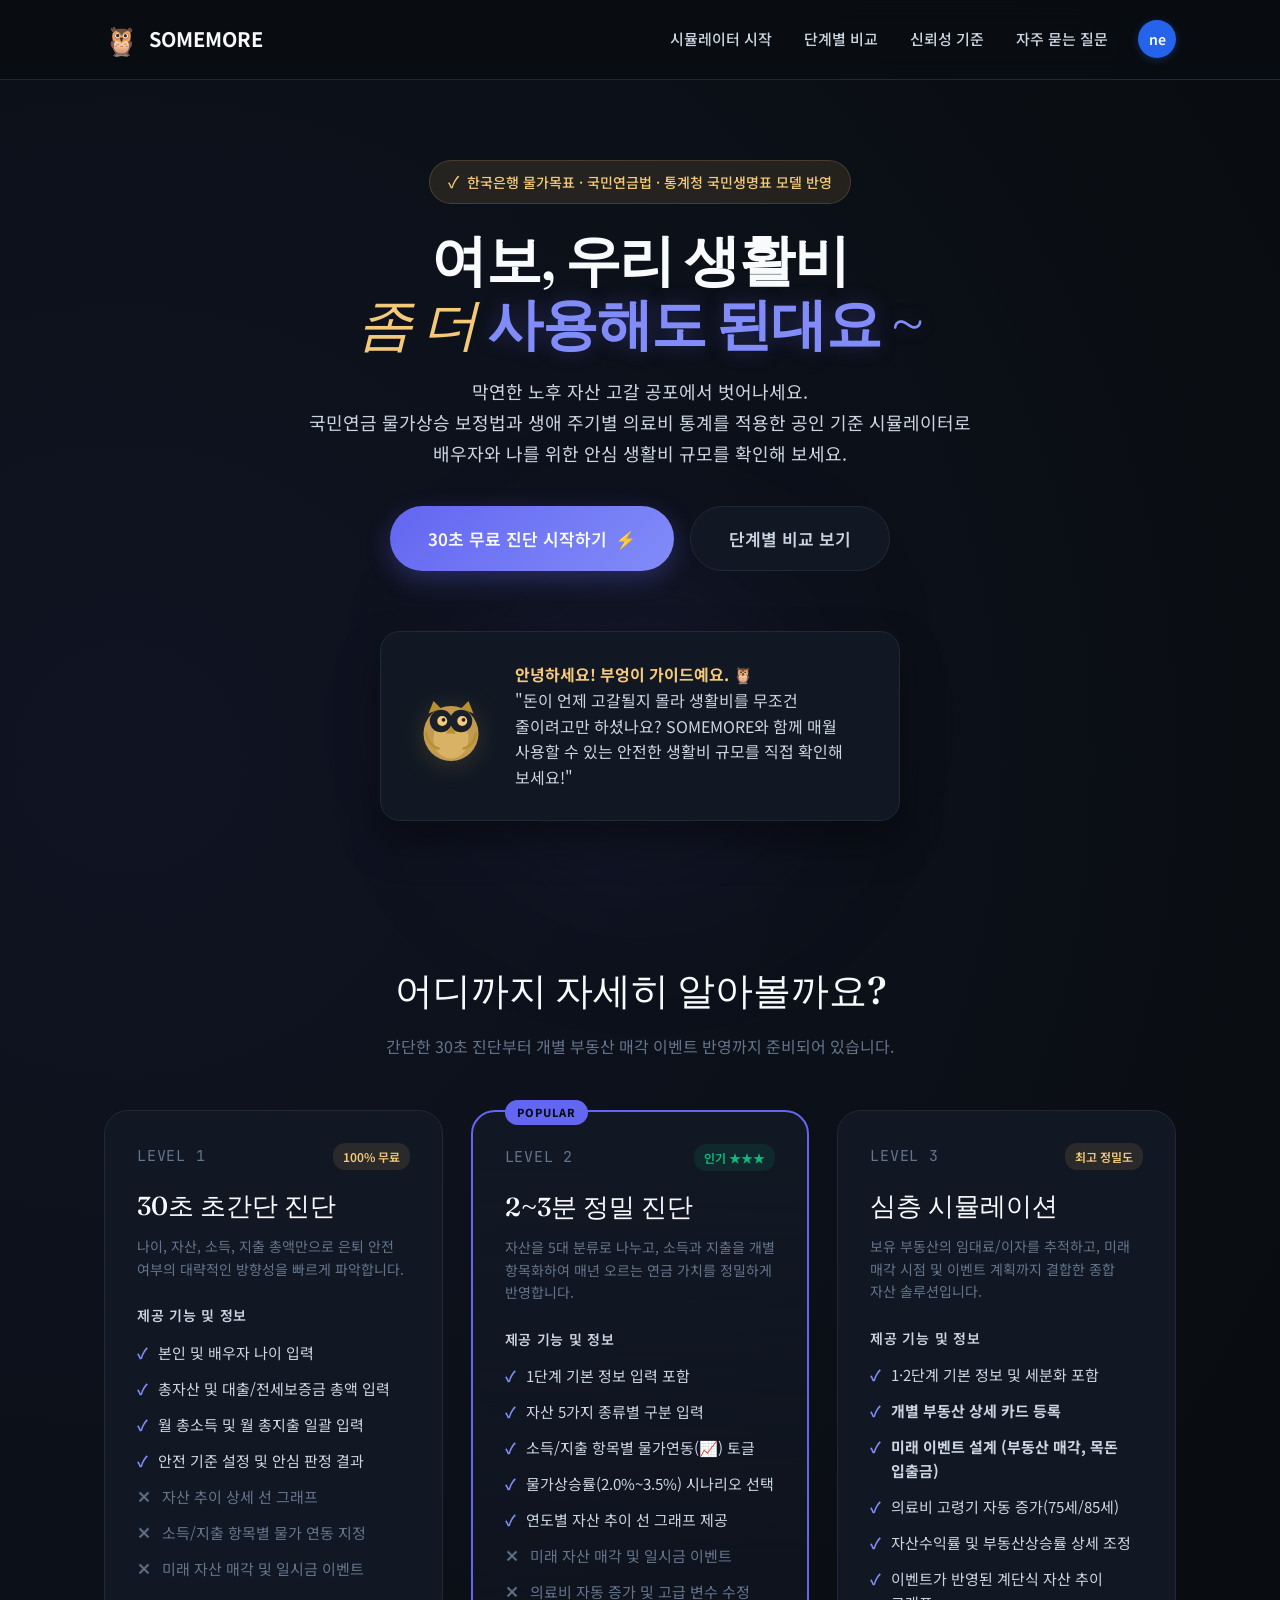
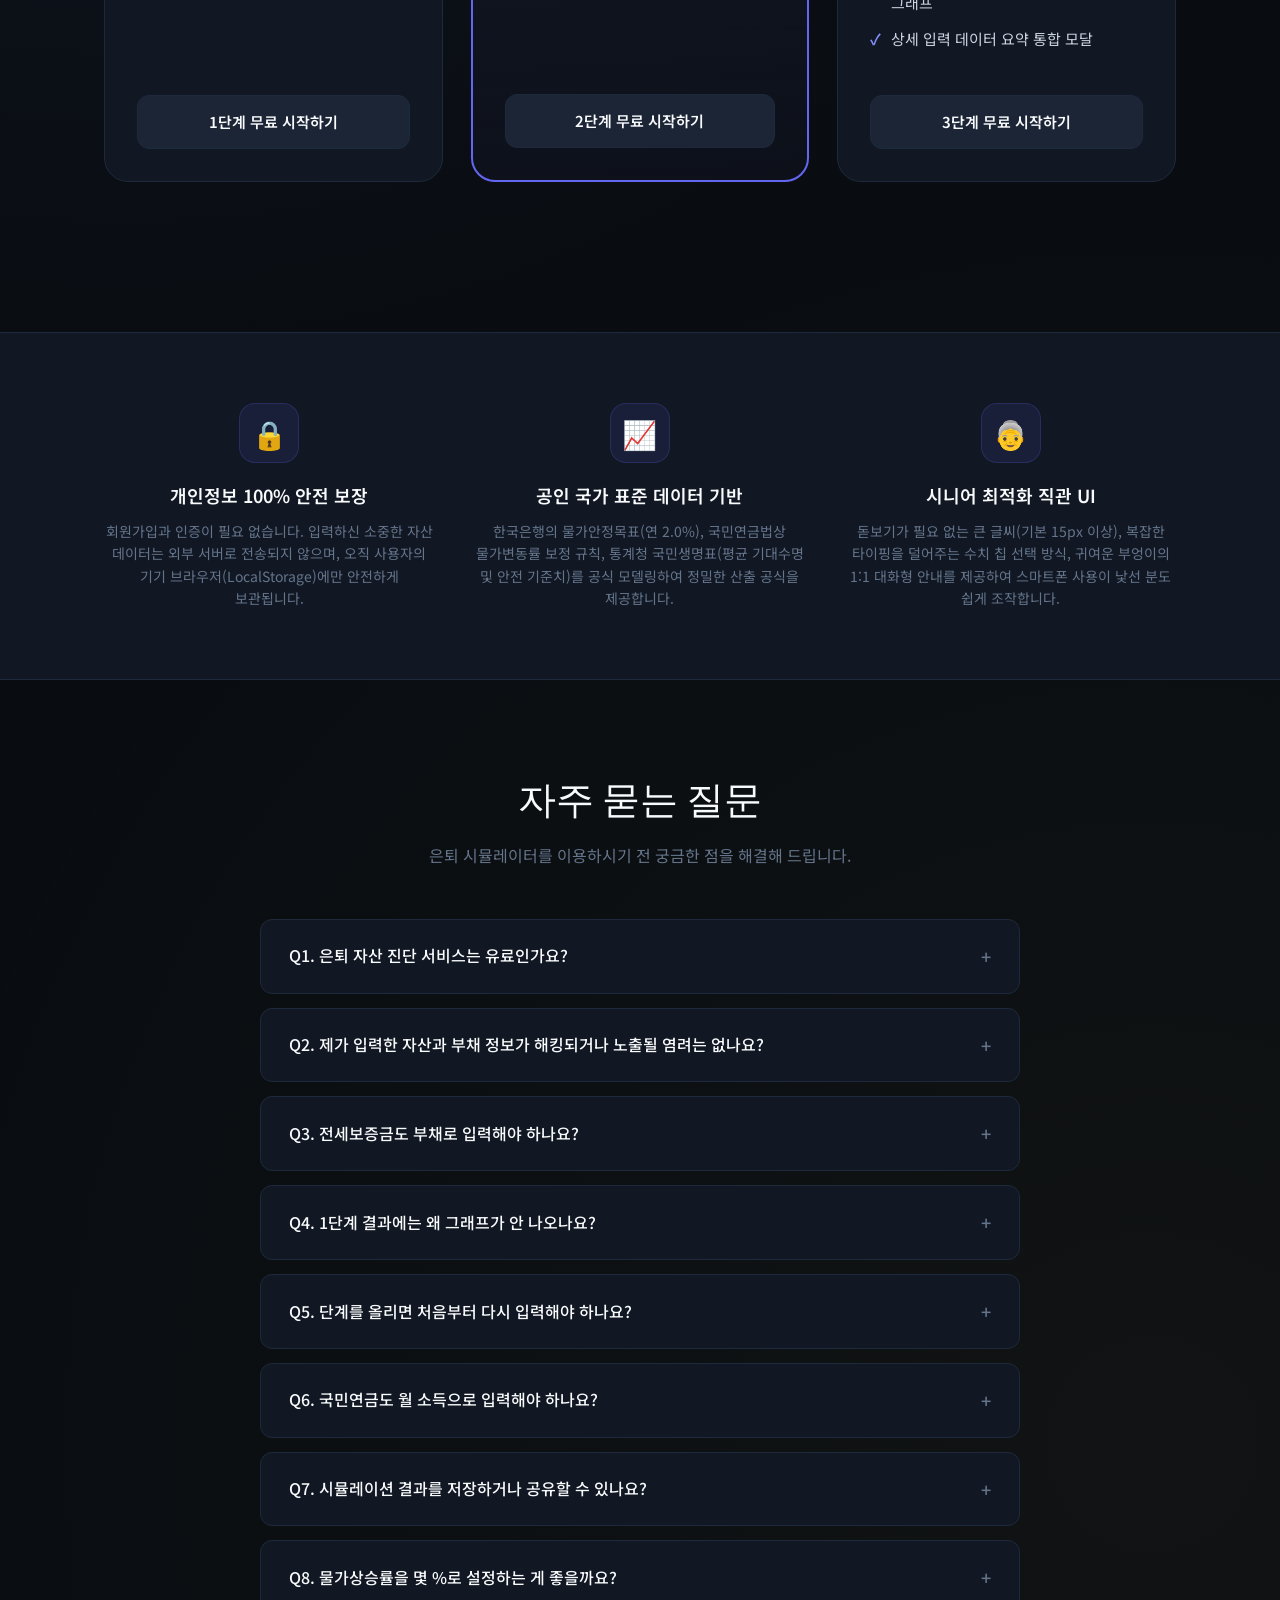
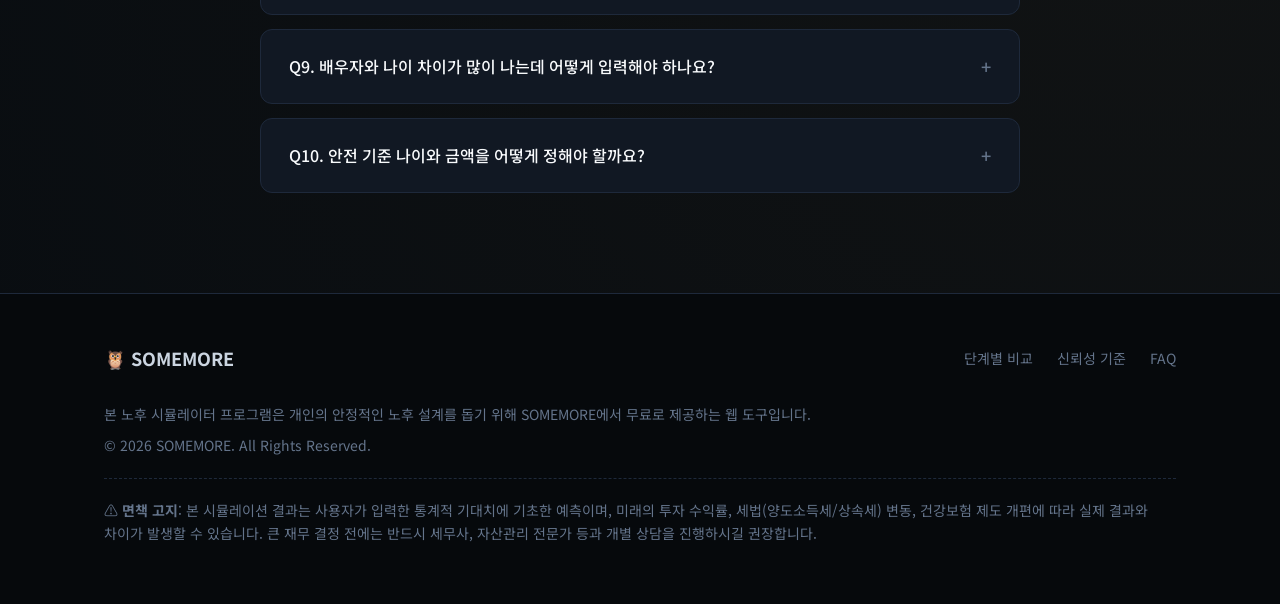
<file: index.html>
<!DOCTYPE html>
<html lang="ko">
<head>
  <meta charset="UTF-8">
  <meta name="viewport" content="width=device-width, initial-scale=1.0, user-scalable=yes, minimum-scale=0.5, maximum-scale=5.0">
  <title>🦉 SOMEMORE - 노후 자산 시뮬레이터</title>
  <meta name="description" content="여보! 우리 은퇴 후에 생활비 좀 더 써도 된대요 ~ 30초만에 확인하는 노후 자산 시뮬레이션">

  <!-- Open Graph -->
  <meta property="og:title" content="SOMEMORE - 노후 자산 시뮬레이터" />
  <meta property="og:description" content="여보, 우리 은퇴 후에 생활비 좀 더 써도 된대요 ~ 30초만에 확인하는 안심 노후 설계" />
  <meta property="og:type" content="website" />

  <link rel="stylesheet" href="index.css">
  <style>
    /* 앵커 이동 시 헤더 높이만큼 여백 확보 */
    html {
      scroll-behavior: smooth;
    }
    :target {
      scroll-margin-top: 90px;
    }
    #levels, #trust, #faq {
      scroll-margin-top: 90px;
    }
  </style>
</head>
<body>

  <!-- Header -->
  <header class="header">
    <div class="container" style="width: 100%; display: flex; justify-content: space-between; align-items: center; max-width: 1120px;">
      <a href="/" class="logo-group" target="_parent">
        <span class="logo-owl">🦉</span>
        <span>SOMEMORE</span>
      </a>
      <nav class="nav-links" style="margin-left: auto; margin-right: 30px;">
        <a href="sim_v8.html?startLevel=1" class="nav-link" target="_parent">시뮬레이터 시작</a>
        <a href="#levels" class="nav-link scroll-link">단계별 비교</a>
        <a href="#trust" class="nav-link scroll-link">신뢰성 기준</a>
        <a href="#faq" class="nav-link scroll-link">자주 묻는 질문</a>
      </nav>
      <div style="display: flex; align-items: center; gap: 20px;">
        <div id="profileBtn" style="width: 38px; height: 38px; border-radius: 50%; background: #2563eb; color: #fff; display: flex; align-items: center; justify-content: center; font-size: 14px; font-weight: 600; cursor: pointer; box-shadow: 0 2px 8px rgba(37, 99, 235, 0.3);" title="마이페이지">
          <span>ne</span>
        </div>
      </div>
    </div>
  </header>

  <!-- Hero Section -->
  <section class="hero">
    <div class="container">
      <div class="hero-badge">
        <span class="hero-badge-icon">✓</span>
        <span>한국은행 물가목표 · 국민연금법 · 통계청 국민생명표 모델 반영</span>
      </div>
      <h1 class="hero-title">
        여보, 우리 생활비<br>
        <em>좀 더</em> <span class="glow">사용해도 된대요 ~</span>
      </h1>
      <p class="hero-desc">
        막연한 노후 자산 고갈 공포에서 벗어나세요.<br>
        국민연금 물가상승 보정법과 생애 주기별 의료비 통계를 적용한 공인 기준 시뮬레이터로 배우자와 나를 위한 안심 생활비 규모를 확인해 보세요.
      </p>
      <div class="hero-actions">
        <a href="sim_v8.html?startLevel=1" class="btn-large btn-primary" target="_parent">
          <span>30초 무료 진단 시작하기</span>
          <span>⚡</span>
        </a>
        <a href="#levels" class="btn-large btn-secondary scroll-link">단계별 비교 보기</a>
      </div>

      <!-- Owl Assistant Illustration -->
      <div class="hero-owl-wrap">
        <div class="hero-owl-card">
          <svg class="hero-owl-svg" viewBox="0 0 64 64" xmlns="http://www.w3.org/2000/svg">
            <ellipse cx="32" cy="38" rx="22" ry="22" fill="#d4a857" opacity="0.9"/>
            <ellipse cx="32" cy="42" rx="14" ry="16" fill="#f4c97a" opacity="0.5"/>
            <path d="M 14 22 L 18 12 L 24 18 Z" fill="#b8902f"/>
            <path d="M 50 22 L 46 12 L 40 18 Z" fill="#b8902f"/>
            <circle cx="24" cy="28" r="9" fill="#1a2028"/>
            <circle cx="40" cy="28" r="9" fill="#1a2028"/>
            <circle cx="25" cy="28" r="4" fill="#f4c97a"/>
            <circle cx="41" cy="28" r="4" fill="#f4c97a"/>
            <circle cx="26" cy="27" r="1.5" fill="#1a2028"/>
            <circle cx="42" cy="27" r="1.5" fill="#1a2028"/>
            <path d="M 32 32 L 28 38 L 36 38 Z" fill="#b8902f"/>
            <path d="M 12 38 Q 14 48 22 50" fill="none" stroke="#b8902f" stroke-width="2" stroke-linecap="round"/>
            <path d="M 52 38 Q 50 48 42 50" fill="none" stroke="#b8902f" stroke-width="2" stroke-linecap="round"/>
          </svg>
          <div class="hero-owl-bubble">
            <strong>안녕하세요! 부엉이 가이드예요.</strong> 🦉<br>
            "돈이 언제 고갈될지 몰라 생활비를 무조건 줄이려고만 하셨나요? SOMEMORE와 함께 매월 사용할 수 있는 안전한 생활비 규모를 직접 확인해 보세요!"
          </div>
        </div>
      </div>
    </div>
  </section>

  <!-- Level Selection Cards -->
  <section class="levels-section" id="levels" style="padding: 60px 0;">
    <div class="container">
      <div class="section-title">
        <h2>어디까지 자세히 알아볼까요?</h2>
        <p>간단한 30초 진단부터 개별 부동산 매각 이벤트 반영까지 준비되어 있습니다.</p>
      </div>

      <div class="grid-cards">
        <!-- Level 1 Card -->
        <div class="level-card">
          <div class="card-meta">
            <span class="card-level-num">LEVEL 1</span>
            <span class="card-badge-free">100% 무료</span>
          </div>
          <h3 class="card-title">30초 초간단 진단</h3>
          <p class="card-desc">나이, 자산, 소득, 지출 총액만으로 은퇴 안전 여부의 대략적인 방향성을 빠르게 파악합니다.</p>
          <div class="card-feature-title">제공 기능 및 정보</div>
          <ul class="card-features">
            <li>본인 및 배우자 나이 입력</li>
            <li>총자산 및 대출/전세보증금 총액 입력</li>
            <li>월 총소득 및 월 총지출 일괄 입력</li>
            <li>안전 기준 설정 및 안심 판정 결과</li>
            <li class="dim">자산 추이 상세 선 그래프</li>
            <li class="dim">소득/지출 항목별 물가 연동 지정</li>
            <li class="dim">미래 자산 매각 및 일시금 이벤트</li>
          </ul>
          <a href="sim_v8.html?startLevel=1" class="card-cta" target="_parent">1단계 무료 시작하기</a>
        </div>

        <!-- Level 2 Card (Featured) -->
        <div class="level-card featured">
          <div class="card-meta">
            <span class="card-level-num">LEVEL 2</span>
            <span class="card-badge-proof">인기 ★★★</span>
          </div>
          <h3 class="card-title">2~3분 정밀 진단</h3>
          <p class="card-desc">자산을 5대 분류로 나누고, 소득과 지출을 개별 항목화하여 매년 오르는 연금 가치를 정밀하게 반영합니다.</p>
          <div class="card-feature-title">제공 기능 및 정보</div>
          <ul class="card-features">
            <li>1단계 기본 정보 입력 포함</li>
            <li>자산 5가지 종류별 구분 입력</li>
            <li>소득/지출 항목별 물가연동(📈) 토글</li>
            <li>물가상승률(2.0%~3.5%) 시나리오 선택</li>
            <li>연도별 자산 추이 선 그래프 제공</li>
            <li class="dim">미래 자산 매각 및 일시금 이벤트</li>
            <li class="dim">의료비 자동 증가 및 고급 변수 수정</li>
          </ul>
          <a href="sim_v8.html?startLevel=2" class="card-cta" target="_parent">2단계 무료 시작하기</a>
        </div>

        <!-- Level 3 Card -->
        <div class="level-card">
          <div class="card-meta">
            <span class="card-level-num">LEVEL 3</span>
            <span class="card-badge-free">최고 정밀도</span>
          </div>
          <h3 class="card-title">심층 시뮬레이션</h3>
          <p class="card-desc">보유 부동산의 임대료/이자를 추적하고, 미래 매각 시점 및 이벤트 계획까지 결합한 종합 자산 솔루션입니다.</p>
          <div class="card-feature-title">제공 기능 및 정보</div>
          <ul class="card-features">
            <li>1·2단계 기본 정보 및 세분화 포함</li>
            <li><strong>개별 부동산 상세 카드 등록</strong></li>
            <li><strong>미래 이벤트 설계 (부동산 매각, 목돈 입출금)</strong></li>
            <li>의료비 고령기 자동 증가(75세/85세)</li>
            <li>자산수익률 및 부동산상승률 상세 조정</li>
            <li>이벤트가 반영된 계단식 자산 추이 그래프</li>
            <li>상세 입력 데이터 요약 통합 모달</li>
          </ul>
          <a href="sim_v8.html?startLevel=3" class="card-cta" target="_parent">3단계 무료 시작하기</a>
        </div>
      </div>
    </div>
  </section>

  <!-- Trust Features Section -->
  <section class="trust-section" id="trust">
    <div class="container">
      <div class="trust-grid">
        <div class="trust-item">
          <div class="trust-icon-box">🔒</div>
          <h3>개인정보 100% 안전 보장</h3>
          <p>
            회원가입과 인증이 필요 없습니다. 입력하신 소중한 자산 데이터는 외부 서버로 전송되지 않으며, 오직 사용자의 기기 브라우저(LocalStorage)에만 안전하게 보관됩니다.
          </p>
        </div>
        <div class="trust-item">
          <div class="trust-icon-box">📈</div>
          <h3>공인 국가 표준 데이터 기반</h3>
          <p>
            한국은행의 물가안정목표(연 2.0%), 국민연금법상 물가변동률 보정 규칙, 통계청 국민생명표(평균 기대수명 및 안전 기준치)를 공식 모델링하여 정밀한 산출 공식을 제공합니다.
          </p>
        </div>
        <div class="trust-item">
          <div class="trust-icon-box">👵</div>
          <h3>시니어 최적화 직관 UI</h3>
          <p>
            돋보기가 필요 없는 큰 글씨(기본 15px 이상), 복잡한 타이핑을 덜어주는 수치 칩 선택 방식, 귀여운 부엉이의 1:1 대화형 안내를 제공하여 스마트폰 사용이 낯선 분도 쉽게 조작합니다.
          </p>
        </div>
      </div>
    </div>
  </section>

  <!-- FAQ Section -->
  <section class="faq-section" id="faq">
    <div class="container">
      <div class="section-title">
        <h2>자주 묻는 질문</h2>
        <p>은퇴 시뮬레이터를 이용하시기 전 궁금한 점을 해결해 드립니다.</p>
      </div>

      <div class="faq-list">

        <!-- FAQ 1 -->
        <div class="faq-item">
          <div class="faq-question">
            <span>Q1. 은퇴 자산 진단 서비스는 유료인가요?</span>
            <span class="faq-icon">+</span>
          </div>
          <div class="faq-answer">
            SOMEMORE의 시뮬레이터 서비스(1단계, 2단계, 3단계)는 <strong>100% 무료</strong>로 제공됩니다. 광고 노출을 최소화하여 시니어 세대가 편안하게 노후를 가늠해 보실 수 있도록 기획되었습니다.
          </div>
        </div>

        <!-- FAQ 2 -->
        <div class="faq-item">
          <div class="faq-question">
            <span>Q2. 제가 입력한 자산과 부채 정보가 해킹되거나 노출될 염려는 없나요?</span>
            <span class="faq-icon">+</span>
          </div>
          <div class="faq-answer">
            본 서비스는 <strong>서버가 없는 순수 브라우저 연동 방식</strong>입니다. 사용자가 입력한 자산 규모, 나이, 부채는 개발사나 외부 데이터베이스에 일절 전송되지 않으며, 사용자 브라우저의 내부 저장소(localStorage)에 격리 저장됩니다. 개인정보 수집 행위가 차단되어 안심하고 이용하셔도 됩니다.
          </div>
        </div>

        <!-- FAQ 3 -->
        <div class="faq-item">
          <div class="faq-question">
            <span>Q3. 전세보증금도 부채로 입력해야 하나요?</span>
            <span class="faq-icon">+</span>
          </div>
          <div class="faq-answer">
            네, 그렇습니다. 세입자에게 언젠가 돌려줘야 할 전세보증금은 은퇴 시점에 반드시 갚아야 할 <strong>'부채'</strong>로 분류해야 미래의 여유자금이 과대계산되는 오류를 막을 수 있습니다. 1단계 부채란 또는 3단계 부동산 카드에 보증금 규모를 꼭 기재해 주세요.
          </div>
        </div>

        <!-- FAQ 4 -->
        <div class="faq-item">
          <div class="faq-question">
            <span>Q4. 1단계 결과에는 왜 그래프가 안 나오나요?</span>
            <span class="faq-icon">+</span>
          </div>
          <div class="faq-answer">
            1단계(초간단 진단)는 사용자의 자산 세부 구조(부동산 비율, 주식 여부 등)와 개별 연금 가치를 모른 채 대략적인 평균 비율로 연산하므로, 긴 기간의 연도별 자산 변동 그래프를 제공할 경우 정보 오해 소지가 큽니다. 보다 정확한 흐름을 차트로 보시려면 <strong>2단계(정밀) 또는 3단계(심층)</strong>로 이어서 진단하시길 적극 권장합니다.
          </div>
        </div>

        <!-- FAQ 5 -->
        <div class="faq-item">
          <div class="faq-question">
            <span>Q5. 단계를 올리면 처음부터 다시 입력해야 하나요?</span>
            <span class="faq-icon">+</span>
          </div>
          <div class="faq-answer">
            아닙니다. 1단계에서 입력한 나이·자산·소득·지출 정보는 2단계로 이어갈 때 자동으로 이어받아 채워집니다. 2단계에서 추가한 자산 분류·항목별 소득/지출 정보도 3단계로 이어갈 때 그대로 유지됩니다. 처음부터 다시 시작하지 않아도 되니 부담 없이 단계를 올려 더 정밀하게 진단해 보세요.
          </div>
        </div>

        <!-- FAQ 6 -->
        <div class="faq-item">
          <div class="faq-question">
            <span>Q6. 국민연금도 월 소득으로 입력해야 하나요?</span>
            <span class="faq-icon">+</span>
          </div>
          <div class="faq-answer">
            네, 반드시 포함해 주세요. 국민연금은 물가상승률에 연동되어 매년 조금씩 오르는 가장 안정적인 은퇴 소득입니다. 2단계부터는 소득 항목별로 <strong>물가 연동 여부(📈 토글)</strong>를 따로 지정할 수 있으니, 국민연금 항목에 연동을 켜두시면 더욱 현실적인 결과를 얻을 수 있습니다.
          </div>
        </div>

        <!-- FAQ 7 -->
        <div class="faq-item">
          <div class="faq-question">
            <span>Q7. 시뮬레이션 결과를 저장하거나 공유할 수 있나요?</span>
            <span class="faq-icon">+</span>
          </div>
          <div class="faq-answer">
            입력한 데이터는 사용 중인 기기의 브라우저에 자동 저장되므로, 앱을 닫고 다시 열어도 <strong>이어서 하기</strong> 기능으로 결과를 다시 볼 수 있습니다. 다른 기기나 배우자와 공유하려면 해당 기기의 브라우저에서 처음부터 동일하게 입력하셔야 합니다. PDF 내보내기 기능은 현재 개발 중입니다.
          </div>
        </div>

        <!-- FAQ 8 -->
        <div class="faq-item">
          <div class="faq-question">
            <span>Q8. 물가상승률을 몇 %로 설정하는 게 좋을까요?</span>
            <span class="faq-icon">+</span>
          </div>
          <div class="faq-answer">
            한국은행의 공식 물가안정목표는 <strong>연 2.0%</strong>입니다. 보수적으로 판단하고 싶다면 2.5~3.0%를 권장합니다. 최근 5년 평균 소비자물가 상승률이 3%를 넘는 해도 있었으므로, '안심 시나리오'는 2.0%, '위험 시나리오'는 3.0~3.5%로 두 번 비교해 보시는 것이 가장 좋습니다.
          </div>
        </div>

        <!-- FAQ 9 -->
        <div class="faq-item">
          <div class="faq-question">
            <span>Q9. 배우자와 나이 차이가 많이 나는데 어떻게 입력해야 하나요?</span>
            <span class="faq-icon">+</span>
          </div>
          <div class="faq-answer">
            1단계 입력 시 <strong>본인 나이</strong>와 <strong>배우자 나이</strong>를 각각 입력하시면 됩니다. 시뮬레이터는 두 분 중 더 오래 생존하는 쪽을 기준으로 자산 고갈 시점을 계산하므로, 나이 차이가 큰 경우에도 올바른 결과를 제공합니다. 안전 기준 나이도 배우자가 더 젊다면 조금 더 높게(예: 100세 이상) 설정해 두시길 권장합니다.
          </div>
        </div>

        <!-- FAQ 10 -->
        <div class="faq-item">
          <div class="faq-question">
            <span>Q10. 안전 기준 나이와 금액을 어떻게 정해야 할까요?</span>
            <span class="faq-icon">+</span>
          </div>
          <div class="faq-answer">
            <strong>안전 기준 나이</strong>는 "이 나이까지는 자산이 남아있어야 마음이 편하다"는 심리적 기준선입니다. 통계청 기준 한국 남성 기대수명 83세, 여성 87세를 감안하면 95~100세로 설정하는 것이 보수적으로 안전합니다. <strong>안전 기준 금액</strong>은 '지금 기준으로 그 나이에 최소 이 정도는 남아있어야 안심된다'는 금액입니다. 예상 의료비·간병비를 감안해 최소 3~5억 원을 추천드립니다.
          </div>
        </div>

      </div>
    </div>
  </section>

  <!-- Footer -->
  <footer class="footer">
    <div class="container">
      <div class="footer-top">
        <div class="footer-logo">🦉 SOMEMORE</div>
        <div class="footer-links">
          <a href="#levels" class="scroll-link">단계별 비교</a>
          <a href="#trust" class="scroll-link">신뢰성 기준</a>
          <a href="#faq" class="scroll-link">FAQ</a>
        </div>
      </div>
      <div class="footer-info">
        <p>본 노후 시뮬레이터 프로그램은 개인의 안정적인 노후 설계를 돕기 위해 SOMEMORE에서 무료로 제공하는 웹 도구입니다.</p>
        <p>© 2026 SOMEMORE. All Rights Reserved.</p>
      </div>
      <div class="footer-disclaimer">
        ⚠️ <strong>면책 고지</strong>: 본 시뮬레이션 결과는 사용자가 입력한 통계적 기대치에 기초한 예측이며, 미래의 투자 수익률, 세법(양도소득세/상속세) 변동, 건강보험 제도 개편에 따라 실제 결과와 차이가 발생할 수 있습니다. 큰 재무 결정 전에는 반드시 세무사, 자산관리 전문가 등과 개별 상담을 진행하시길 권장합니다.
      </div>
    </div>
  </footer>

  <script>
    // ── 앵커 스크롤 (iframe 내부에서도 작동) ──
    document.querySelectorAll('.scroll-link').forEach(link => {
      link.addEventListener('click', function(e) {
        const href = this.getAttribute('href');
        if (href && href.startsWith('#')) {
          e.preventDefault();
          const target = document.querySelector(href);
          if (target) {
            target.scrollIntoView({ behavior: 'smooth', block: 'start' });
          }
        }
      });
    });

    // ── FAQ 아코디언 ──
    document.querySelectorAll('.faq-question').forEach(question => {
      question.addEventListener('click', () => {
        const item = question.parentElement;
        const isActive = item.classList.contains('active');
        document.querySelectorAll('.faq-item').forEach(i => i.classList.remove('active'));
        if (!isActive) item.classList.add('active');
      });
    });

    // ── Toast 알림 ──
    function showToast(message) {
      let toast = document.getElementById('customToast');
      if (!toast) {
        toast = document.createElement('div');
        toast.id = 'customToast';
        Object.assign(toast.style, {
          position: 'fixed', bottom: '24px', left: '50%',
          transform: 'translateX(-50%) translateY(100px)',
          background: 'rgba(26, 32, 40, 0.95)',
          border: '1px solid #d4a857', color: '#e8ecef',
          padding: '12px 24px', borderRadius: '30px',
          fontSize: '15px', fontWeight: '500', zIndex: '9999',
          boxShadow: '0 8px 32px rgba(0,0,0,0.5)',
          transition: 'transform 0.3s cubic-bezier(0.175,0.885,0.32,1.275), opacity 0.3s ease',
          opacity: '0', pointerEvents: 'none',
          display: 'flex', alignItems: 'center', gap: '8px'
        });
        toast.innerHTML = '<span>🦉</span><span id="toastMsg"></span>';
        document.body.appendChild(toast);
      }
      document.getElementById('toastMsg').innerText = message;
      toast.style.opacity = '1';
      toast.style.transform = 'translateX(-50%) translateY(0)';
      clearTimeout(toast._tid);
      toast._tid = setTimeout(() => {
        toast.style.opacity = '0';
        toast.style.transform = 'translateX(-50%) translateY(100px)';
      }, 2500);
    }

    document.getElementById('profileBtn').addEventListener('click', () => {
      showToast('마이페이지 서비스 준비 중입니다! 🦉');
    });

    // ── Streamlit iframe 네비게이션 처리 ──
    // components.html() 샌드박스: allow-same-origin O, allow-top-navigation X
    // → window.parent.location.href 직접 할당: 차단됨
    // → st.markdown(<script>): React DOMPurify가 script 제거 → 실행 안 됨
    //
    // 해결: allow-same-origin 권한으로 window.parent.document에 <script> 직접 삽입
    // 삽입된 스크립트는 부모 window 컨텍스트에서 실행 → window.location.href 자유롭게 변경 가능
    (function setupParentNav() {
      try {
        const p = window.parent;
        if (!p || p === window) return; // 최상위 창이면 불필요

        // 이미 리스너가 있으면 중복 등록 방지
        if (p.__somemoreNavReady) return;
        p.__somemoreNavReady = true;

        // 부모 document에 script 태그 삽입 → 부모 컨텍스트에서 실행됨
        const s = p.document.createElement('script');
        s.textContent = `
          window.addEventListener('message', function(e) {
            if (e.data && e.data.type === 'somemore_navigate') {
              window.location.href = e.data.url;
            }
          });
        `;
        p.document.head.appendChild(s);
      } catch(err) {
        // 크로스오리진이거나 접근 불가 환경 — postMessage만으로 폴백
        console.warn('[somemore] parent script injection blocked:', err.message);
      }
    })();

    // target="_parent" 링크 → postMessage 전송 (iframe 내부에서만)
    document.querySelectorAll('a[target="_parent"]').forEach(link => {
      link.addEventListener('click', function(e) {
        if (window.parent !== window) {
          e.preventDefault();
          const url = this.getAttribute('href');
          window.parent.postMessage({ type: 'somemore_navigate', url: url }, '*');
        }
      });
    });
  </script>
</body>
</html>
</file>
<file: index.css>
@import url('https://fonts.googleapis.com/css2?family=Fraunces:opsz,wght@9..144,300;9..144,400;9..144,500;9..144,600;9..144,700&family=JetBrains+Mono:wght@400;500;600&family=Noto+Sans+KR:wght@300;400;500;600;700&family=Outfit:wght@300;400;500;600;700;800&display=swap');

:root {
  --bg: #090d11;
  --bg-card: #111823;
  --bg-elevated: #1b2535;
  --bg-input: #243044;
  --border: #1e293b;
  --border-focus: #6366f1;
  
  --ink: #f8fafc;
  --ink-dim: #cbd5e1;
  --ink-faint: #64748b;
  
  --indigo: #6366f1;
  --indigo-light: #818cf8;
  --indigo-soft: rgba(99, 102, 241, 0.1);
  --indigo-glowing: rgba(99, 102, 241, 0.25);
  
  --gold: #d4a857;
  --gold-bright: #f4c97a;
  --gold-soft: rgba(212, 168, 87, 0.12);
  
  --green: #10b981;
  --green-soft: rgba(16, 185, 129, 0.1);
  --red: #ef4444;
  
  --font-sans: 'Noto Sans KR', 'Outfit', sans-serif;
  --font-serif: 'Fraunces', serif;
  --font-mono: 'JetBrains Mono', monospace;
}

* {
  box-sizing: border-box;
  margin: 0;
  padding: 0;
  /* 한 단어(어절)가 두 줄에 걸쳐 쪼개지지 않도록 — 공백 단위로만 줄바꿈 */
  word-break: keep-all;
  overflow-wrap: break-word;
}

body {
  font-family: var(--font-sans);
  background-color: var(--bg);
  color: var(--ink);
  line-height: 1.6;
  overflow-x: hidden;
  background-image:
    radial-gradient(circle at 10% 20%, rgba(99, 102, 241, 0.08) 0%, transparent 40%),
    radial-gradient(circle at 90% 80%, rgba(212, 168, 87, 0.04) 0%, transparent 40%);
}

a {
  color: inherit;
  text-decoration: none;
}

/* === Layout === */
.container {
  max-width: 1120px;
  margin: 0 auto;
  padding: 0 24px;
}

/* === Header === */
.header {
  height: 80px;
  display: flex;
  align-items: center;
  justify-content: space-between;
  border-bottom: 1px solid var(--border);
  position: sticky;
  top: 0;
  background-color: rgba(9, 13, 17, 0.8);
  backdrop-filter: blur(12px);
  z-index: 100;
  transition: all 0.3s;
}

.logo-group {
  display: flex;
  align-items: center;
  gap: 10px;
  font-weight: 700;
  font-size: 20px;
  font-family: var(--font-sans);
  color: var(--ink);
}

.logo-owl {
  font-size: 28px;
  display: inline-block;
  animation: float 3s ease-in-out infinite;
}

@keyframes float {
  0%, 100% { transform: translateY(0); }
  50% { transform: translateY(-4px); }
}

.nav-links {
  display: flex;
  gap: 32px;
}

.nav-link {
  font-size: 15px;
  font-weight: 500;
  color: var(--ink-dim);
  transition: color 0.2s;
}

.nav-link:hover {
  color: var(--indigo-light);
}

.header-cta {
  background: var(--indigo-soft);
  color: var(--indigo-light);
  border: 1px solid rgba(99, 102, 241, 0.3);
  padding: 10px 20px;
  border-radius: 30px;
  font-size: 14px;
  font-weight: 600;
  transition: all 0.2s;
}

.header-cta:hover {
  background: var(--indigo);
  color: var(--bg);
  box-shadow: 0 0 16px var(--indigo-glowing);
}

/* === Hero Section === */
.hero {
  padding: 80px 0;
  text-align: center;
  position: relative;
}

.hero-badge {
  display: inline-flex;
  align-items: center;
  gap: 8px;
  background: var(--gold-soft);
  border: 1px solid rgba(212, 168, 87, 0.2);
  color: var(--gold-bright);
  padding: 8px 18px;
  border-radius: 30px;
  font-size: 14px;
  font-weight: 500;
  margin-bottom: 24px;
  animation: fadeInUp 0.6s ease;
}

.hero-badge-icon {
  font-size: 16px;
}

.hero-title {
  font-family: var(--font-serif);
  font-size: 56px;
  font-weight: 600;
  line-height: 1.15;
  letter-spacing: -0.02em;
  margin-bottom: 20px;
  animation: fadeInUp 0.7s ease;
}

.hero-title em {
  font-style: italic;
  font-weight: 300;
  color: var(--gold-bright);
}

.hero-title span.glow {
  color: var(--indigo-light);
  text-shadow: 0 0 20px rgba(99, 102, 241, 0.3);
}

.hero-desc {
  font-size: 18px;
  color: var(--ink-dim);
  max-width: 680px;
  margin: 0 auto 38px;
  line-height: 1.7;
  animation: fadeInUp 0.8s ease;
}

.hero-actions {
  display: flex;
  justify-content: center;
  gap: 16px;
  animation: fadeInUp 0.9s ease;
}

.btn-large {
  padding: 18px 38px;
  border-radius: 40px;
  font-size: 17px;
  font-weight: 600;
  cursor: pointer;
  transition: all 0.3s;
  display: inline-flex;
  align-items: center;
  gap: 8px;
}

.btn-primary {
  background: linear-gradient(135deg, var(--indigo), var(--indigo-light));
  color: var(--ink);
  border: none;
  box-shadow: 0 8px 24px rgba(99, 102, 241, 0.3);
}

.btn-primary:hover {
  transform: translateY(-2px);
  box-shadow: 0 12px 32px rgba(99, 102, 241, 0.45);
}

.btn-secondary {
  background: var(--bg-card);
  border: 1px solid var(--border);
  color: var(--ink-dim);
}

.btn-secondary:hover {
  border-color: var(--ink-dim);
  color: var(--ink);
  background: var(--bg-elevated);
}

/* === Owl Illustration === */
.hero-owl-wrap {
  margin-top: 60px;
  display: flex;
  justify-content: center;
  position: relative;
  animation: fadeInUp 1s ease;
}

.hero-owl-wrap::before {
  content: '';
  position: absolute;
  width: 280px;
  height: 280px;
  background: var(--indigo-soft);
  filter: blur(100px);
  border-radius: 50%;
  z-index: -1;
  top: 50%;
  left: 50%;
  transform: translate(-50%, -50%);
}

.hero-owl-card {
  background: var(--bg-card);
  border: 1px solid var(--border);
  padding: 30px;
  border-radius: 20px;
  display: flex;
  align-items: center;
  gap: 24px;
  max-width: 520px;
  box-shadow: 0 20px 40px rgba(0,0,0,0.4);
  text-align: left;
}

.hero-owl-svg {
  width: 80px;
  height: 80px;
  flex-shrink: 0;
  filter: drop-shadow(0 4px 12px rgba(212, 168, 87, 0.2));
}

.hero-owl-bubble {
  font-size: 16px;
  color: var(--ink-dim);
  line-height: 1.6;
}

.hero-owl-bubble strong {
  color: var(--gold-bright);
}

/* === Level Selection Cards === */
.section-title {
  text-align: center;
  margin-bottom: 50px;
}

.section-title h2 {
  font-family: var(--font-serif);
  font-size: 38px;
  font-weight: 500;
  margin-bottom: 12px;
}

.section-title p {
  color: var(--ink-faint);
  font-size: 16px;
}

.grid-cards {
  display: grid;
  grid-template-columns: repeat(3, 1fr);
  gap: 28px;
  margin-bottom: 90px;
}

.level-card {
  background: var(--bg-card);
  border: 1px solid var(--border);
  border-radius: 24px;
  padding: 32px;
  display: flex;
  flex-direction: column;
  position: relative;
  transition: all 0.3s;
}

.level-card:hover {
  transform: translateY(-8px);
  border-color: var(--indigo-light);
  box-shadow: 0 20px 40px rgba(99,102,241,0.1);
}

.level-card.featured {
  border: 2px solid var(--indigo);
  background: linear-gradient(180deg, var(--bg-card) 0%, rgba(99, 102, 241, 0.03) 100%);
}

.level-card.featured::before {
  content: 'POPULAR';
  position: absolute;
  top: -12px;
  left: 32px;
  background: var(--indigo);
  color: var(--bg);
  font-size: 11px;
  font-weight: 800;
  letter-spacing: 0.1em;
  padding: 4px 12px;
  border-radius: 20px;
}

.card-meta {
  display: flex;
  justify-content: space-between;
  align-items: center;
  margin-bottom: 16px;
}

.card-badge-proof {
  background: var(--green-soft);
  color: var(--green);
  font-size: 12px;
  font-weight: 600;
  padding: 4px 10px;
  border-radius: 12px;
}

.card-badge-free {
  background: var(--gold-soft);
  color: var(--gold-bright);
  font-size: 12px;
  font-weight: 600;
  padding: 4px 10px;
  border-radius: 12px;
}

.card-level-num {
  font-family: var(--font-mono);
  font-size: 15px;
  color: var(--ink-faint);
  letter-spacing: 0.05em;
}

.card-title {
  font-family: var(--font-serif);
  font-size: 26px;
  font-weight: 500;
  margin-bottom: 8px;
}

.card-desc {
  font-size: 14px;
  color: var(--ink-faint);
  margin-bottom: 24px;
  min-height: 44px;
}

.card-feature-title {
  font-size: 14px;
  font-weight: 600;
  color: var(--ink-dim);
  margin-bottom: 14px;
  text-transform: uppercase;
  letter-spacing: 0.05em;
}

.card-features {
  list-style: none;
  margin-bottom: 32px;
  flex: 1;
}

.card-features li {
  font-size: 15px;
  color: var(--ink-dim);
  margin-bottom: 12px;
  display: flex;
  align-items: flex-start;
  gap: 10px;
}

.card-features li::before {
  content: '✓';
  color: var(--indigo-light);
  font-weight: bold;
}

.card-features li.dim {
  color: var(--ink-faint);
}

.card-features li.dim::before {
  content: '✕';
  color: var(--ink-faint);
  font-weight: normal;
}

.card-cta {
  display: block;
  width: 100%;
  padding: 14px;
  border-radius: 12px;
  border: 1px solid var(--border);
  background: var(--bg-elevated);
  color: var(--ink);
  font-size: 15px;
  font-weight: 600;
  cursor: pointer;
  transition: all 0.2s;
  text-align: center;
}

.level-card:hover .card-cta {
  background: var(--indigo);
  border-color: var(--indigo);
  color: var(--bg);
  box-shadow: 0 6px 16px var(--indigo-glowing);
}

/* === Trust Features Section === */
.trust-section {
  background: var(--bg-card);
  border-top: 1px solid var(--border);
  border-bottom: 1px solid var(--border);
  padding: 70px 0;
  margin-bottom: 90px;
}

.trust-grid {
  display: grid;
  grid-template-columns: repeat(3, 1fr);
  gap: 40px;
}

.trust-item {
  text-align: center;
}

.trust-icon-box {
  width: 60px;
  height: 60px;
  border-radius: 16px;
  background: var(--indigo-soft);
  border: 1px solid rgba(99, 102, 241, 0.2);
  display: inline-flex;
  align-items: center;
  justify-content: center;
  font-size: 28px;
  margin-bottom: 18px;
  color: var(--indigo-light);
}

.trust-item h3 {
  font-size: 18px;
  font-weight: 600;
  margin-bottom: 10px;
  color: var(--ink);
}

.trust-item p {
  font-size: 14px;
  color: var(--ink-faint);
  line-height: 1.6;
}

/* === FAQ Section === */
.faq-section {
  margin-bottom: 100px;
}

.faq-list {
  max-width: 760px;
  margin: 0 auto;
}

.faq-item {
  background: var(--bg-card);
  border: 1px solid var(--border);
  border-radius: 12px;
  margin-bottom: 14px;
  overflow: hidden;
  transition: all 0.2s;
}

.faq-question {
  padding: 22px 28px;
  font-size: 16px;
  font-weight: 500;
  display: flex;
  justify-content: space-between;
  align-items: center;
  cursor: pointer;
  user-select: none;
}

.faq-question:hover {
  background: var(--bg-elevated);
}

.faq-answer {
  padding: 0 28px 22px;
  font-size: 15px;
  color: var(--ink-dim);
  line-height: 1.65;
  display: none;
  border-top: 1px dashed var(--border);
  padding-top: 18px;
}

.faq-icon {
  font-size: 18px;
  color: var(--ink-faint);
  transition: transform 0.2s;
}

.faq-item.active .faq-icon {
  transform: rotate(45deg);
  color: var(--indigo-light);
}

.faq-item.active .faq-answer {
  display: block;
}

/* === Footer === */
.footer {
  border-top: 1px solid var(--border);
  padding: 50px 0 60px;
  background: #06090c;
  font-size: 14px;
  color: var(--ink-faint);
}

.footer-top {
  display: flex;
  justify-content: space-between;
  margin-bottom: 30px;
  align-items: center;
}

.footer-logo {
  font-weight: 700;
  font-size: 18px;
  color: var(--ink-dim);
}

.footer-links {
  display: flex;
  gap: 24px;
}

.footer-links a:hover {
  color: var(--ink-dim);
}

.footer-info {
  line-height: 1.7;
}

.footer-info p {
  margin-bottom: 8px;
}

.footer-disclaimer {
  margin-top: 20px;
  border-top: 1px dashed var(--border);
  padding-top: 20px;
  line-height: 1.6;
}

/* === Animations === */
@keyframes fadeInUp {
  from {
    opacity: 0;
    transform: translateY(20px);
  }
  to {
    opacity: 1;
    transform: translateY(0);
  }
}

/* === Responsive === */
@media (max-width: 960px) {
  .grid-cards {
    grid-template-columns: 1fr;
    max-width: 500px;
    margin: 0 auto 60px;
    gap: 24px;
  }
  .trust-grid {
    grid-template-columns: 1fr;
    gap: 30px;
  }
  .hero-title {
    font-size: 42px;
  }
}

@media (max-width: 600px) {
  .header {
    height: 70px;
  }
  .nav-links {
    display: none;
  }
  .hero-title {
    font-size: 34px;
  }
  .hero-desc {
    font-size: 16px;
  }
  .hero-actions {
    flex-direction: column;
    align-items: center;
  }
  .btn-large {
    width: 100%;
    justify-content: center;
  }
  .hero-owl-card {
    flex-direction: column;
    text-align: center;
    padding: 24px;
  }
}
</file>
